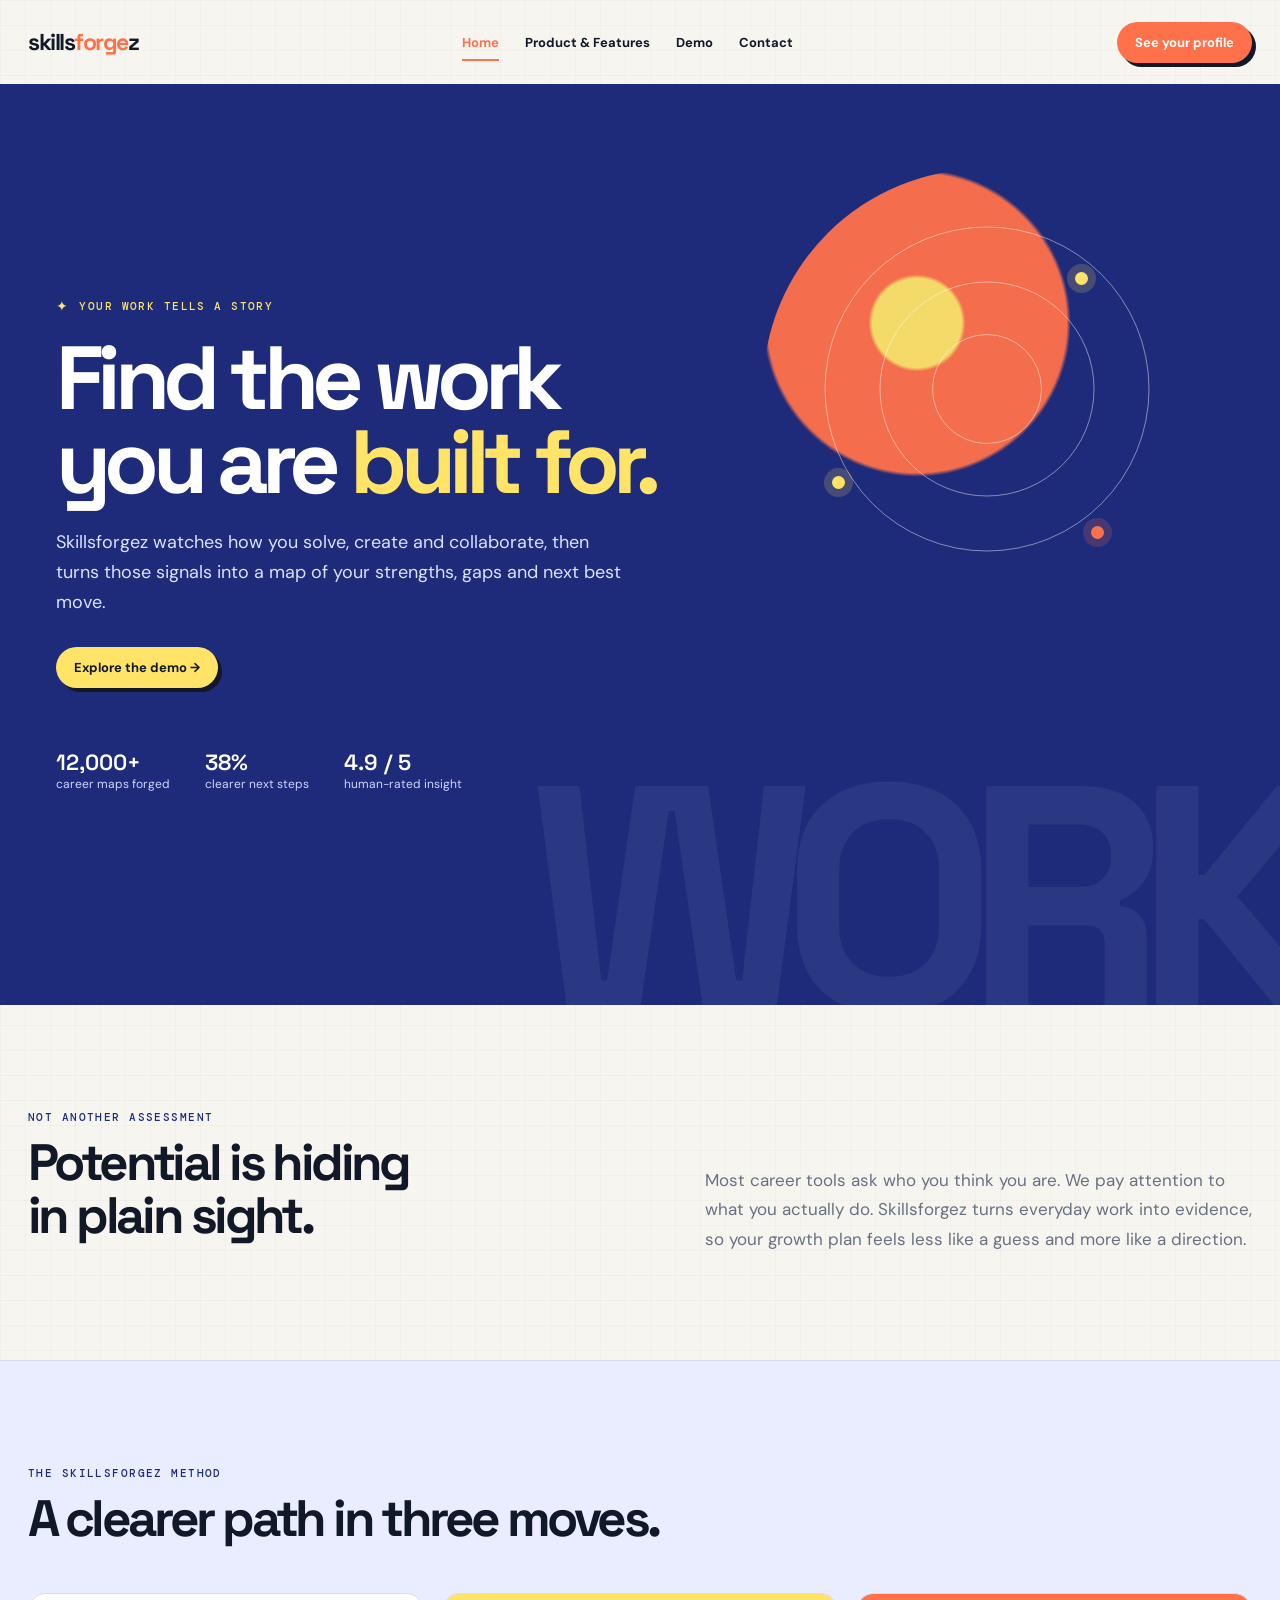
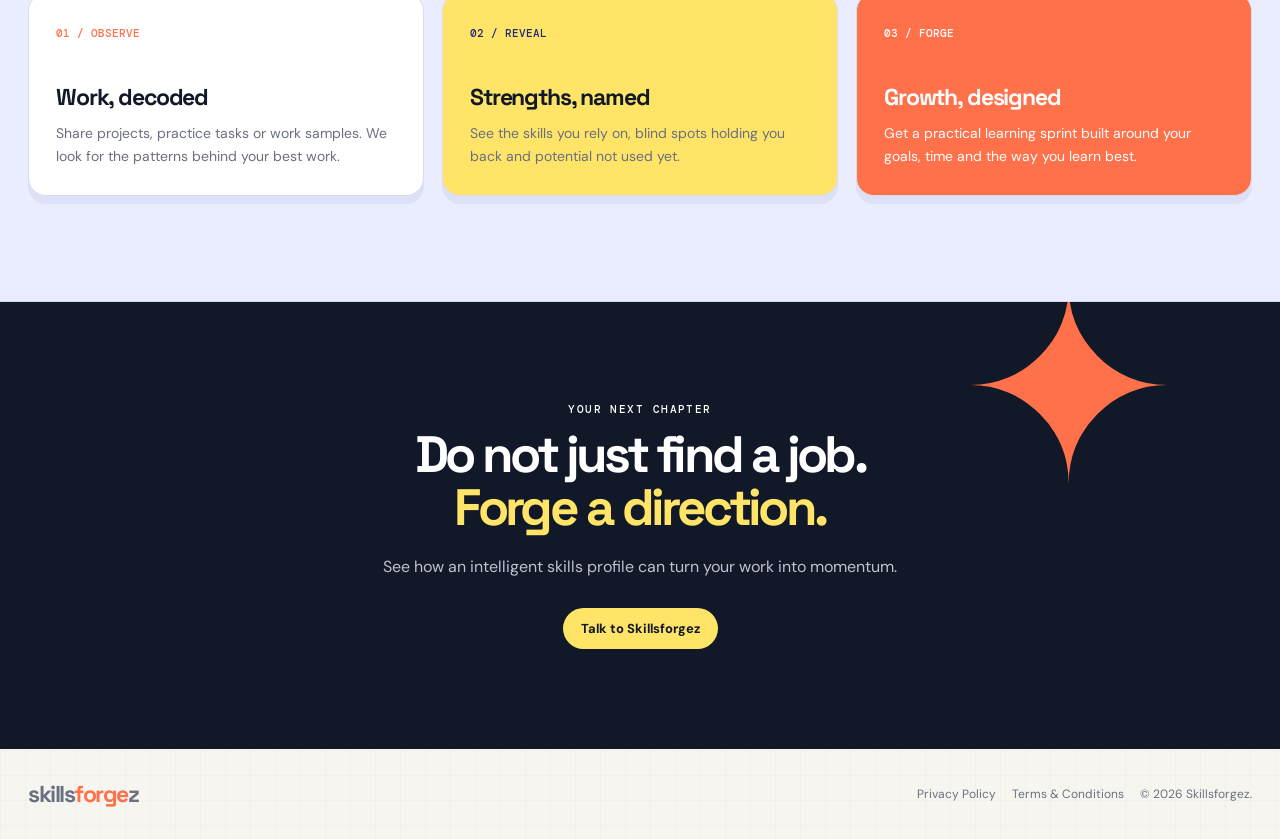
<file: index.html>
<!doctype html><html lang="en"><head><meta charset="UTF-8"><meta name="viewport" content="width=device-width,initial-scale=1.0"><title>Skillsforgez | Find your edge</title><link rel="stylesheet" href="styles.css"></head><body><header class="nav"><a href="index.html" class="logo">skills<i>forge</i>z</a><nav class="links"><a class="active" href="index.html">Home</a><a href="product.html">Product &amp; Features</a><a href="demo.html">Demo</a><a href="contact.html">Contact</a></nav><a class="nav-cta" href="demo.html">See your profile</a></header><main><section class="hero"><div class="radar"><span class="ring r3"></span><span class="ring r2"></span><span class="ring r1"></span><i class="dot d1"></i><i class="dot d2"></i><i class="dot d3"></i></div><div class="hero-inner"><div class="eyebrow">Your work tells a story</div><h1>Find the work<br>you are <em>built for.</em></h1><p class="sub">Skillsforgez watches how you solve, create and collaborate, then turns those signals into a map of your strengths, gaps and next best move.</p><a class="btn" href="demo.html">Explore the demo &rarr;</a><div class="proof"><span><b>12,000+</b>career maps forged</span><span><b>38%</b>clearer next steps</span><span><b>4.9 / 5</b>human-rated insight</span></div></div></section><section class="intro"><div><div class="kicker">Not another assessment</div><h2>Potential is hiding<br>in plain sight.</h2></div><p>Most career tools ask who you think you are. We pay attention to what you actually do. Skillsforgez turns everyday work into evidence, so your growth plan feels less like a guess and more like a direction.</p></section><section class="cards"><div><div class="kicker">The Skillsforgez method</div><h2>A clearer path in three moves.</h2><div class="steps"><article class="step"><span class="num">01 / OBSERVE</span><h3>Work, decoded</h3><p>Share projects, practice tasks or work samples. We look for the patterns behind your best work.</p></article><article class="step"><span class="num">02 / REVEAL</span><h3>Strengths, named</h3><p>See the skills you rely on, blind spots holding you back and potential not used yet.</p></article><article class="step"><span class="num">03 / FORGE</span><h3>Growth, designed</h3><p>Get a practical learning sprint built around your goals, time and the way you learn best.</p></article></div></div></section><section class="dark"><div class="kicker" style="color:var(--lime)">Your next chapter</div><h2>Do not just find a job.<br><em>Forge a direction.</em></h2><p>See how an intelligent skills profile can turn your work into momentum.</p><a class="btn" href="contact.html">Talk to Skillsforgez</a></section></main><footer class="footer"><span class="logo">skills<i>forge</i>z</span><span class="footer-links"><a href="privacy.html">Privacy Policy</a><a href="terms.html">Terms &amp; Conditions</a><span>&copy; 2026 Skillsforgez.</span></span></footer></body></html>
</file>
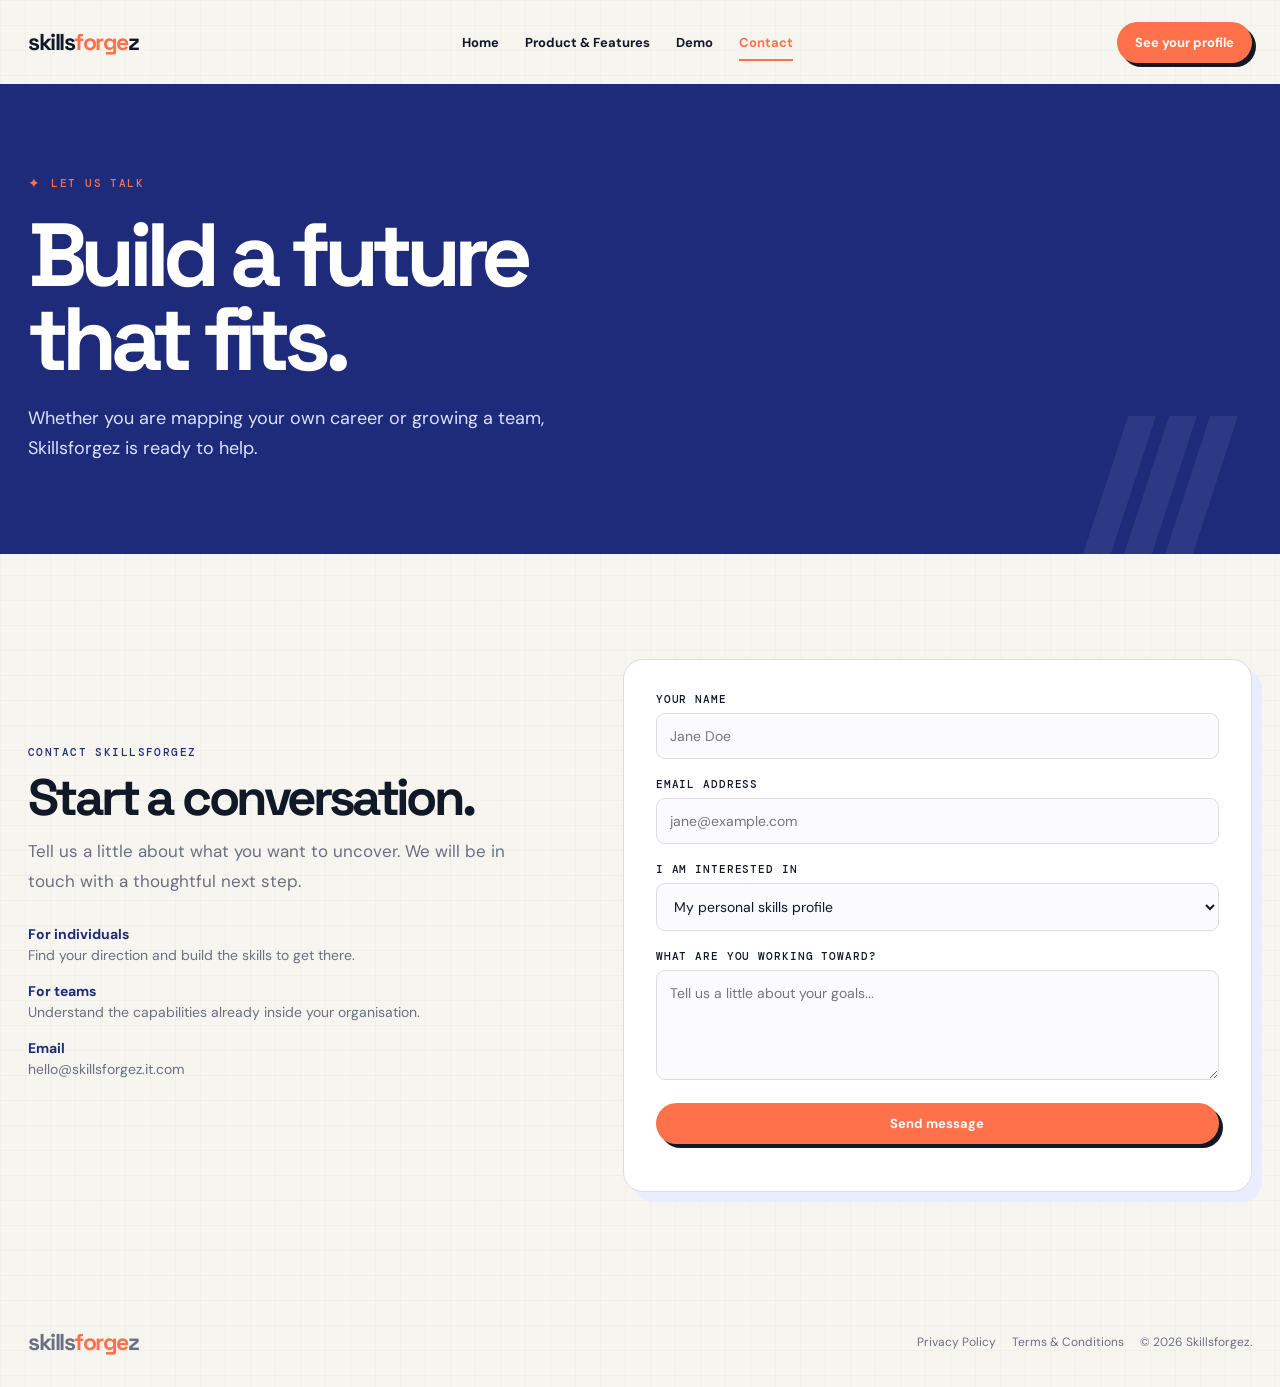
<file: contact.html>
<!doctype html><html lang="en"><head><meta charset="UTF-8"><meta name="viewport" content="width=device-width,initial-scale=1.0"><title>Skillsforgez | Contact</title><link rel="stylesheet" href="styles.css"></head><body><header class="nav"><a href="index.html" class="logo">skills<i>forge</i>z</a><nav class="links"><a href="index.html">Home</a><a href="product.html">Product &amp; Features</a><a href="demo.html">Demo</a><a class="active" href="contact.html">Contact</a></nav><a class="nav-cta" href="demo.html">See your profile</a></header><main><section class="page-head"><div><div class="eyebrow">Let us talk</div><h1>Build a future<br>that fits.</h1><p class="sub">Whether you are mapping your own career or growing a team, Skillsforgez is ready to help.</p></div></section><section class="form-wrap"><div><div class="kicker">Contact Skillsforgez</div><h2>Start a conversation.</h2><p class="copy">Tell us a little about what you want to uncover. We will be in touch with a thoughtful next step.</p><ul class="contact-list"><li><b>For individuals</b>Find your direction and build the skills to get there.</li><li><b>For teams</b>Understand the capabilities already inside your organisation.</li><li><b>Email</b>hello@skillsforgez.it.com</li></ul></div><form class="form-card" onsubmit="event.preventDefault();document.getElementById('form-message').textContent='Thanks - your message has been received.'"><label for="name">Your name</label><input id="name" required placeholder="Jane Doe"><label for="email">Email address</label><input id="email" type="email" required placeholder="jane@example.com"><label for="interest">I am interested in</label><select id="interest"><option>My personal skills profile</option><option>Skillsforgez for my team</option><option>A partnership</option></select><label for="message">What are you working toward?</label><textarea id="message" placeholder="Tell us a little about your goals..."></textarea><button class="btn" type="submit">Send message</button><p id="form-message" style="text-align:center;color:var(--pine);font-size:13px;font-weight:700;margin:15px 0 0"></p></form></section></main><footer class="footer"><span class="logo">skills<i>forge</i>z</span><span class="footer-links"><a href="privacy.html">Privacy Policy</a><a href="terms.html">Terms &amp; Conditions</a><span>&copy; 2026 Skillsforgez.</span></span></footer></body></html>
</file>
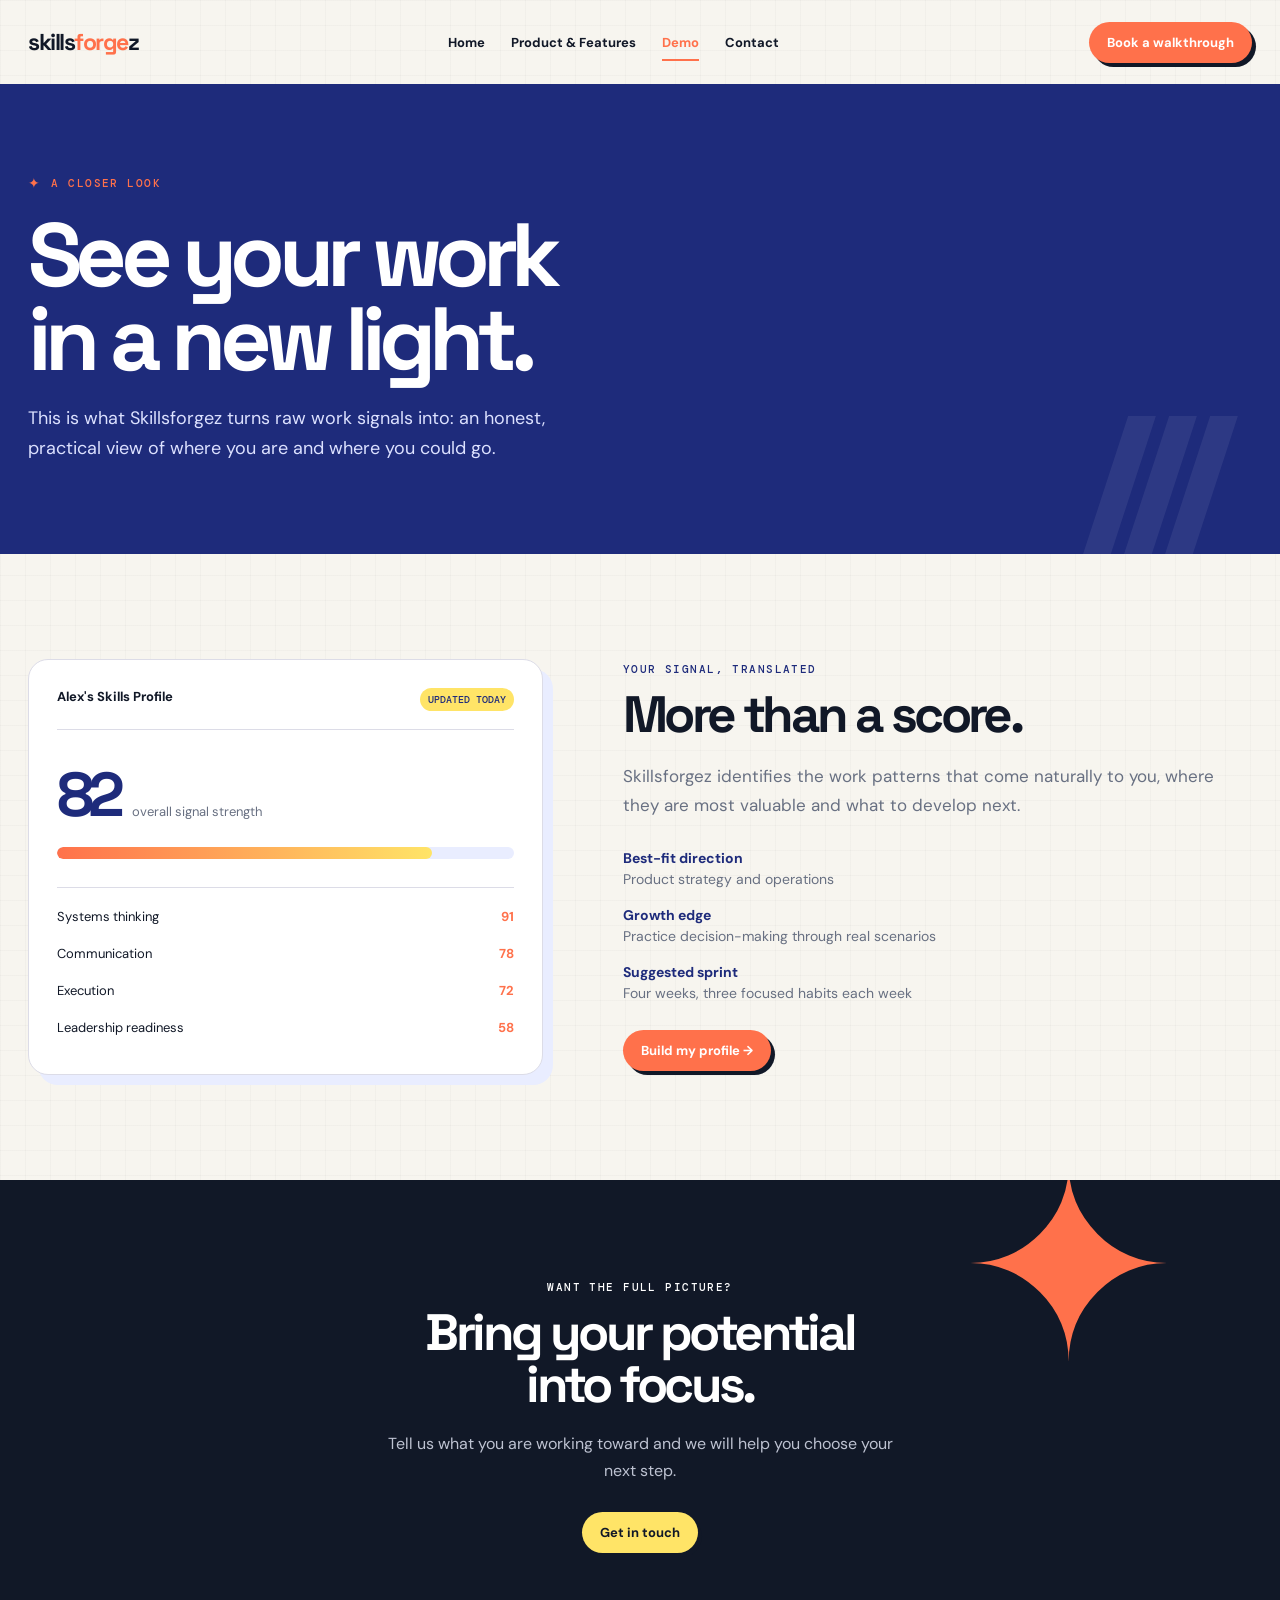
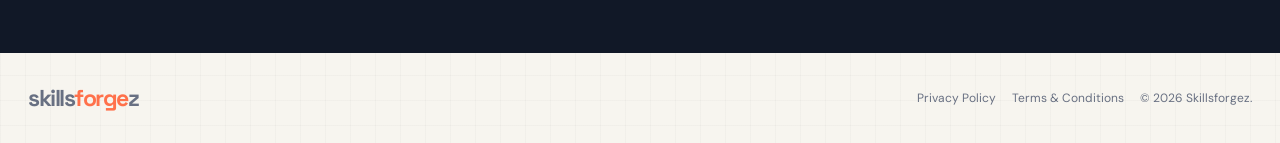
<file: demo.html>
<!doctype html><html lang="en"><head><meta charset="UTF-8"><meta name="viewport" content="width=device-width,initial-scale=1.0"><title>Skillsforgez | Demo</title><link rel="stylesheet" href="styles.css"></head><body><header class="nav"><a href="index.html" class="logo">skills<i>forge</i>z</a><nav class="links"><a href="index.html">Home</a><a href="product.html">Product &amp; Features</a><a class="active" href="demo.html">Demo</a><a href="contact.html">Contact</a></nav><a class="nav-cta" href="contact.html">Book a walkthrough</a></header><main><section class="page-head"><div><div class="eyebrow">A closer look</div><h1>See your work<br>in a new light.</h1><p class="sub">This is what Skillsforgez turns raw work signals into: an honest, practical view of where you are and where you could go.</p></div></section><section class="demo-grid"><div class="dashboard"><div class="dash-top"><span>Alex's Skills Profile</span><span class="tag">UPDATED TODAY</span></div><div class="score">82<span>overall signal strength</span></div><div class="signal"><i></i></div><div class="list"><div><span>Systems thinking</span><b>91</b></div><div><span>Communication</span><b>78</b></div><div><span>Execution</span><b>72</b></div><div><span>Leadership readiness</span><b>58</b></div></div></div><div><div class="kicker">Your signal, translated</div><h2>More than a score.</h2><p class="copy" style="margin-top:20px">Skillsforgez identifies the work patterns that come naturally to you, where they are most valuable and what to develop next.</p><div class="contact-list"><li><b>Best-fit direction</b>Product strategy and operations</li><li><b>Growth edge</b>Practice decision-making through real scenarios</li><li><b>Suggested sprint</b>Four weeks, three focused habits each week</li></div><a href="contact.html" class="btn">Build my profile &rarr;</a></div></section><section class="dark"><div class="kicker" style="color:var(--lime)">Want the full picture?</div><h2>Bring your potential<br>into focus.</h2><p>Tell us what you are working toward and we will help you choose your next step.</p><a class="btn" href="contact.html">Get in touch</a></section></main><footer class="footer"><span class="logo">skills<i>forge</i>z</span><span class="footer-links"><a href="privacy.html">Privacy Policy</a><a href="terms.html">Terms &amp; Conditions</a><span>&copy; 2026 Skillsforgez.</span></span></footer></body></html>
</file>
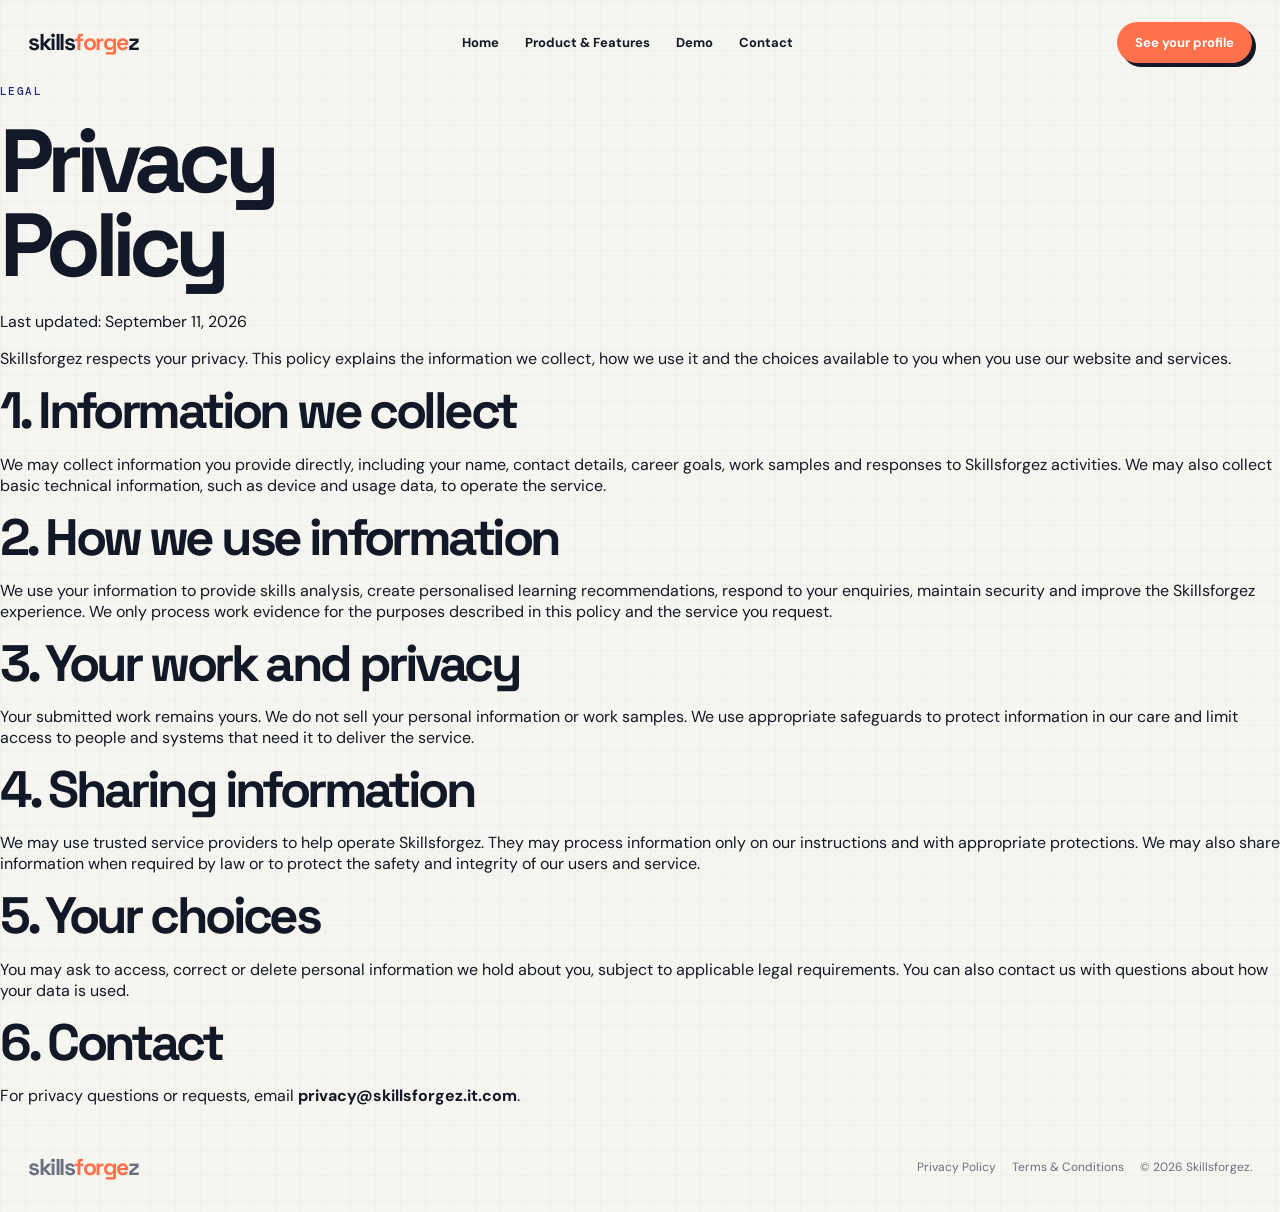
<file: privacy.html>
<!doctype html><html lang="en"><head><meta charset="UTF-8"><meta name="viewport" content="width=device-width,initial-scale=1.0"><title>Skillsforgez | Privacy Policy</title><link rel="stylesheet" href="styles.css"></head><body><header class="nav"><a href="index.html" class="logo">skills<i>forge</i>z</a><nav class="links"><a href="index.html">Home</a><a href="product.html">Product &amp; Features</a><a href="demo.html">Demo</a><a href="contact.html">Contact</a></nav><a class="nav-cta" href="demo.html">See your profile</a></header><main class="legal"><div class="kicker">Legal</div><h1>Privacy<br>Policy</h1><p class="updated">Last updated: September 11, 2026</p><p>Skillsforgez respects your privacy. This policy explains the information we collect, how we use it and the choices available to you when you use our website and services.</p><h2>1. Information we collect</h2><p>We may collect information you provide directly, including your name, contact details, career goals, work samples and responses to Skillsforgez activities. We may also collect basic technical information, such as device and usage data, to operate the service.</p><h2>2. How we use information</h2><p>We use your information to provide skills analysis, create personalised learning recommendations, respond to your enquiries, maintain security and improve the Skillsforgez experience. We only process work evidence for the purposes described in this policy and the service you request.</p><h2>3. Your work and privacy</h2><p>Your submitted work remains yours. We do not sell your personal information or work samples. We use appropriate safeguards to protect information in our care and limit access to people and systems that need it to deliver the service.</p><h2>4. Sharing information</h2><p>We may use trusted service providers to help operate Skillsforgez. They may process information only on our instructions and with appropriate protections. We may also share information when required by law or to protect the safety and integrity of our users and service.</p><h2>5. Your choices</h2><p>You may ask to access, correct or delete personal information we hold about you, subject to applicable legal requirements. You can also contact us with questions about how your data is used.</p><h2>6. Contact</h2><p>For privacy questions or requests, email <a href="mailto:privacy@skillsforgez.it.com" style="color:var(--pine);font-weight:700">privacy@skillsforgez.it.com</a>.</p></main><footer class="footer"><span class="logo">skills<i>forge</i>z</span><span class="footer-links"><a href="privacy.html">Privacy Policy</a><a href="terms.html">Terms &amp; Conditions</a><span>&copy; 2026 Skillsforgez.</span></span></footer></body></html>
</file>
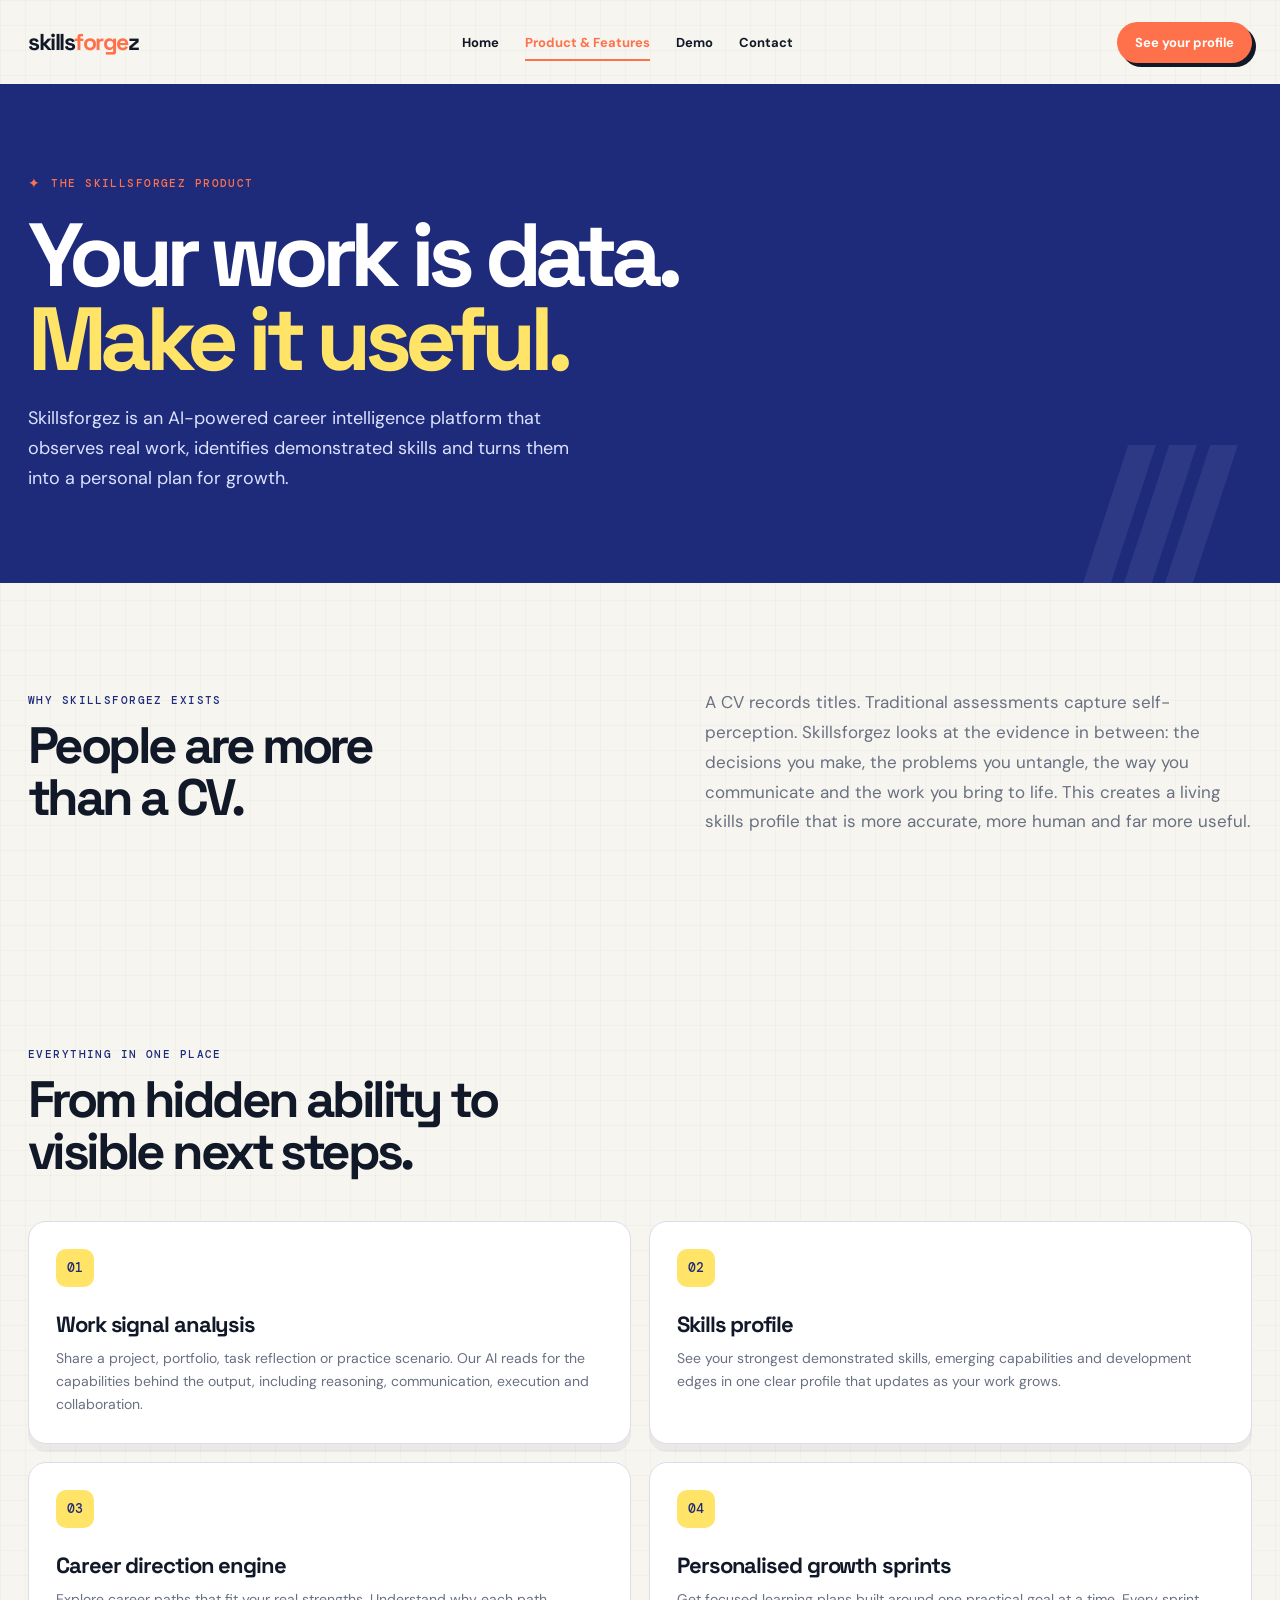
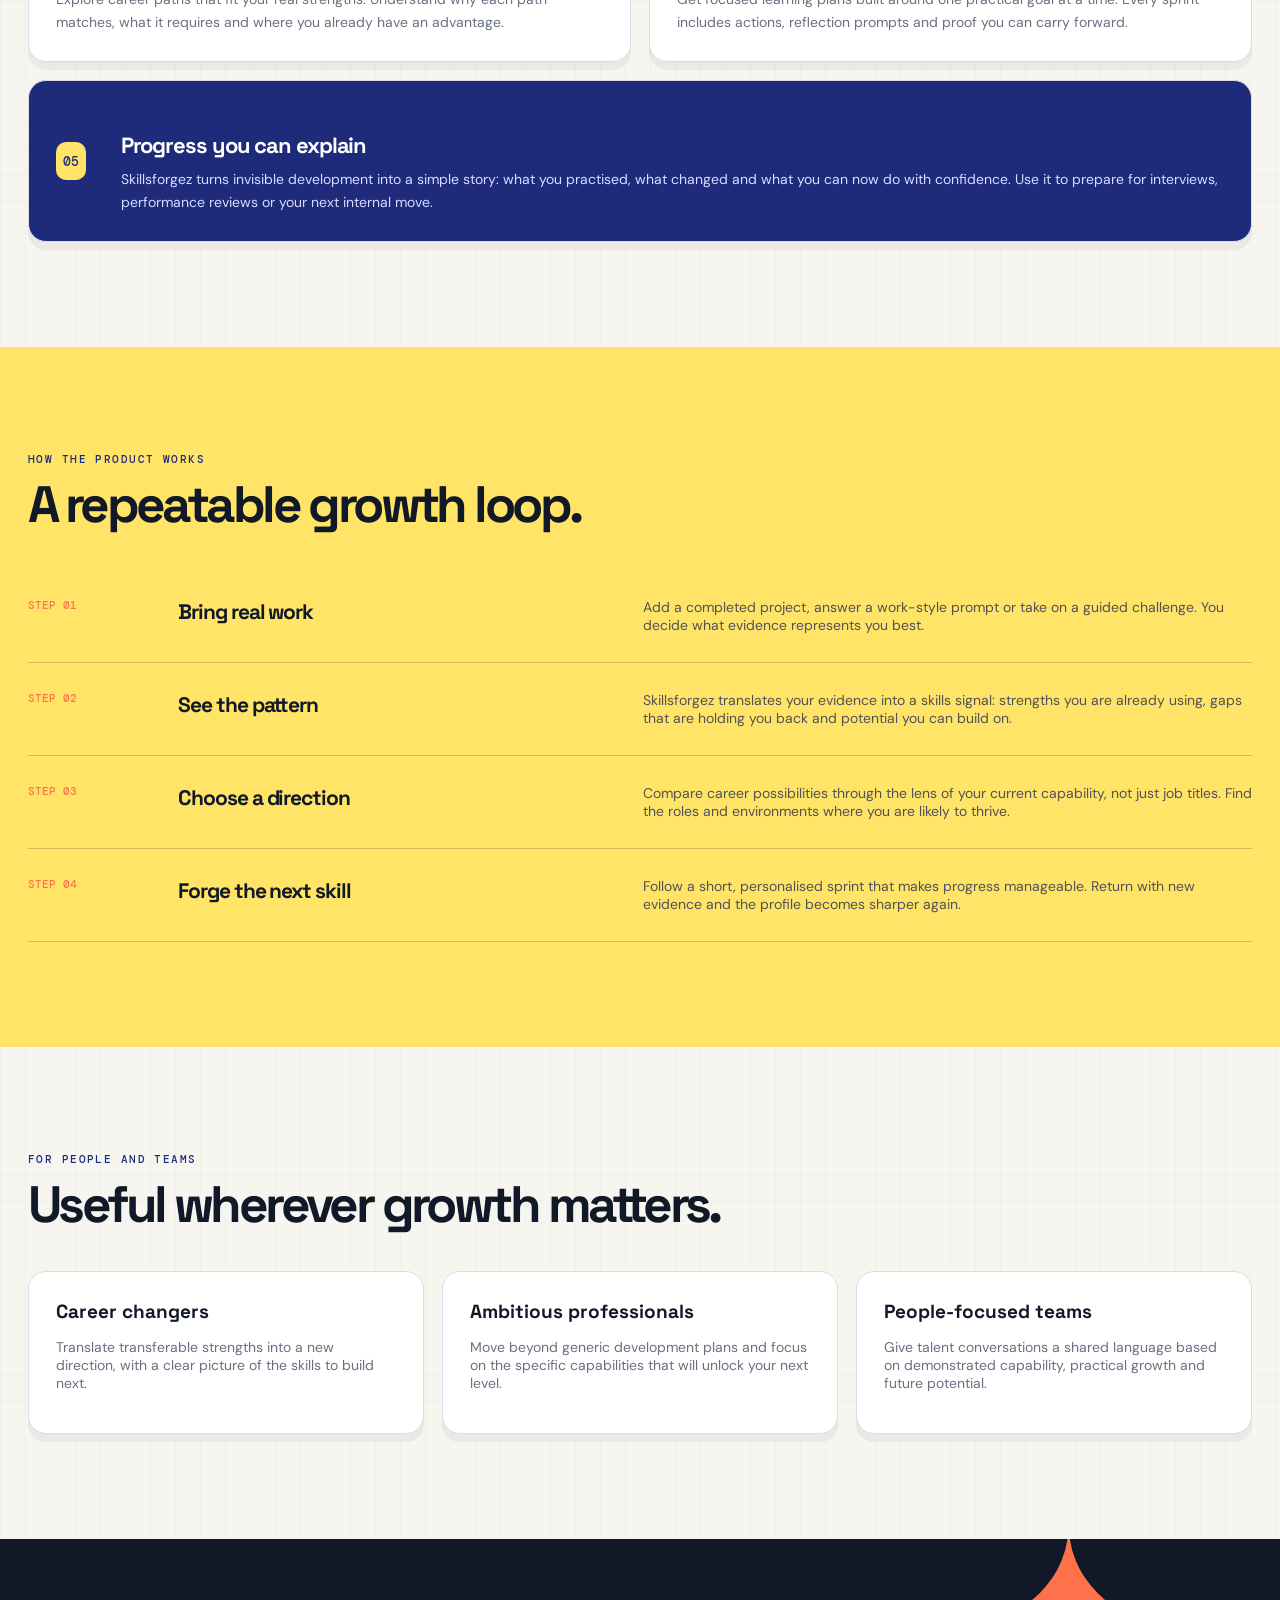
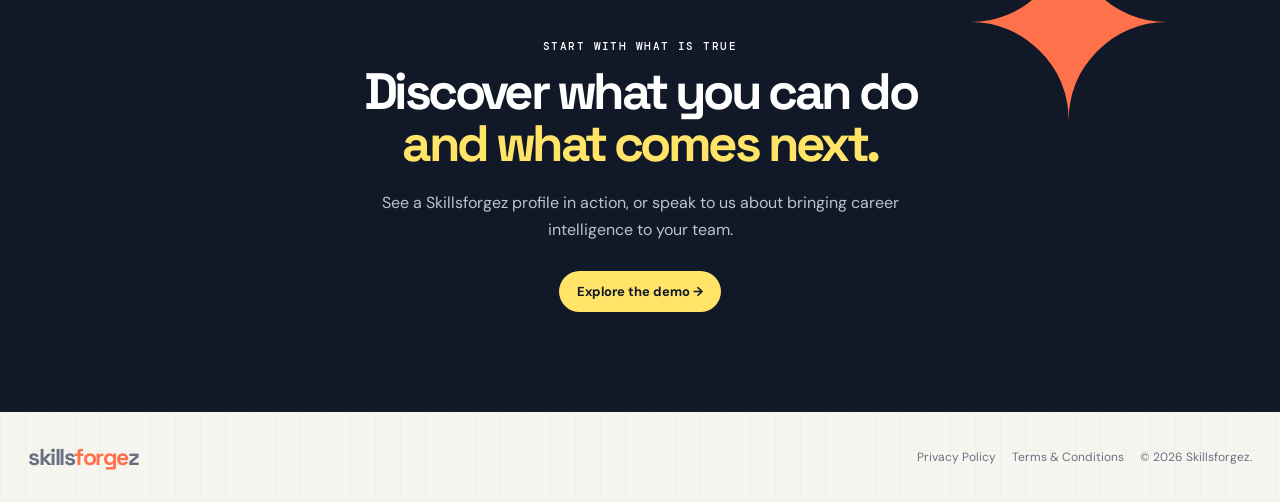
<file: product.html>
<!doctype html>
<html lang="en"><head><meta charset="UTF-8"><meta name="viewport" content="width=device-width,initial-scale=1.0"><title>Skillsforgez | Product &amp; Features</title><link rel="stylesheet" href="styles.css"></head>
<body>
  <header class="nav"><a href="index.html" class="logo">skills<i>forge</i>z</a><nav class="links"><a href="index.html">Home</a><a class="active" href="product.html">Product &amp; Features</a><a href="demo.html">Demo</a><a href="contact.html">Contact</a></nav><a class="nav-cta" href="demo.html">See your profile</a></header>
  <main>
    <section class="page-head"><div><div class="eyebrow">The Skillsforgez product</div><h1>Your work is data.<br><em>Make it useful.</em></h1><p class="sub">Skillsforgez is an AI-powered career intelligence platform that observes real work, identifies demonstrated skills and turns them into a personal plan for growth.</p></div></section>
    <section class="intro"><div><div class="kicker">Why Skillsforgez exists</div><h2>People are more<br>than a CV.</h2></div><p>A CV records titles. Traditional assessments capture self-perception. Skillsforgez looks at the evidence in between: the decisions you make, the problems you untangle, the way you communicate and the work you bring to life. This creates a living skills profile that is more accurate, more human and far more useful.</p></section>
    <section><div class="kicker">Everything in one place</div><h2>From hidden ability to<br>visible next steps.</h2><div class="feature-grid"><article class="feature"><div class="feature-mark">01</div><h3>Work signal analysis</h3><p>Share a project, portfolio, task reflection or practice scenario. Our AI reads for the capabilities behind the output, including reasoning, communication, execution and collaboration.</p></article><article class="feature"><div class="feature-mark">02</div><h3>Skills profile</h3><p>See your strongest demonstrated skills, emerging capabilities and development edges in one clear profile that updates as your work grows.</p></article><article class="feature"><div class="feature-mark">03</div><h3>Career direction engine</h3><p>Explore career paths that fit your real strengths. Understand why each path matches, what it requires and where you already have an advantage.</p></article><article class="feature"><div class="feature-mark">04</div><h3>Personalised growth sprints</h3><p>Get focused learning plans built around one practical goal at a time. Every sprint includes actions, reflection prompts and proof you can carry forward.</p></article><article class="feature feature-wide"><div class="feature-mark">05</div><div><h3>Progress you can explain</h3><p>Skillsforgez turns invisible development into a simple story: what you practised, what changed and what you can now do with confidence. Use it to prepare for interviews, performance reviews or your next internal move.</p></div></article></div></section>
    <section class="journey"><div><div class="kicker">How the product works</div><h2>A repeatable growth loop.</h2><div style="margin-top:38px"><div class="journey-row"><span>STEP 01</span><h3>Bring real work</h3><p>Add a completed project, answer a work-style prompt or take on a guided challenge. You decide what evidence represents you best.</p></div><div class="journey-row"><span>STEP 02</span><h3>See the pattern</h3><p>Skillsforgez translates your evidence into a skills signal: strengths you are already using, gaps that are holding you back and potential you can build on.</p></div><div class="journey-row"><span>STEP 03</span><h3>Choose a direction</h3><p>Compare career possibilities through the lens of your current capability, not just job titles. Find the roles and environments where you are likely to thrive.</p></div><div class="journey-row"><span>STEP 04</span><h3>Forge the next skill</h3><p>Follow a short, personalised sprint that makes progress manageable. Return with new evidence and the profile becomes sharper again.</p></div></div></div></section>
    <section><div class="kicker">For people and teams</div><h2>Useful wherever growth matters.</h2><div class="audience"><article><h3>Career changers</h3><p>Translate transferable strengths into a new direction, with a clear picture of the skills to build next.</p></article><article><h3>Ambitious professionals</h3><p>Move beyond generic development plans and focus on the specific capabilities that will unlock your next level.</p></article><article><h3>People-focused teams</h3><p>Give talent conversations a shared language based on demonstrated capability, practical growth and future potential.</p></article></div></section>
    <section class="dark"><div class="kicker" style="color:var(--lime)">Start with what is true</div><h2>Discover what you can do<br><em>and what comes next.</em></h2><p>See a Skillsforgez profile in action, or speak to us about bringing career intelligence to your team.</p><a class="btn" href="demo.html">Explore the demo &rarr;</a></section>
  </main>
  <footer class="footer"><span class="logo">skills<i>forge</i>z</span><span class="footer-links"><a href="privacy.html">Privacy Policy</a><a href="terms.html">Terms &amp; Conditions</a><span>&copy; 2026 Skillsforgez.</span></span></footer>
</body></html>
</file>
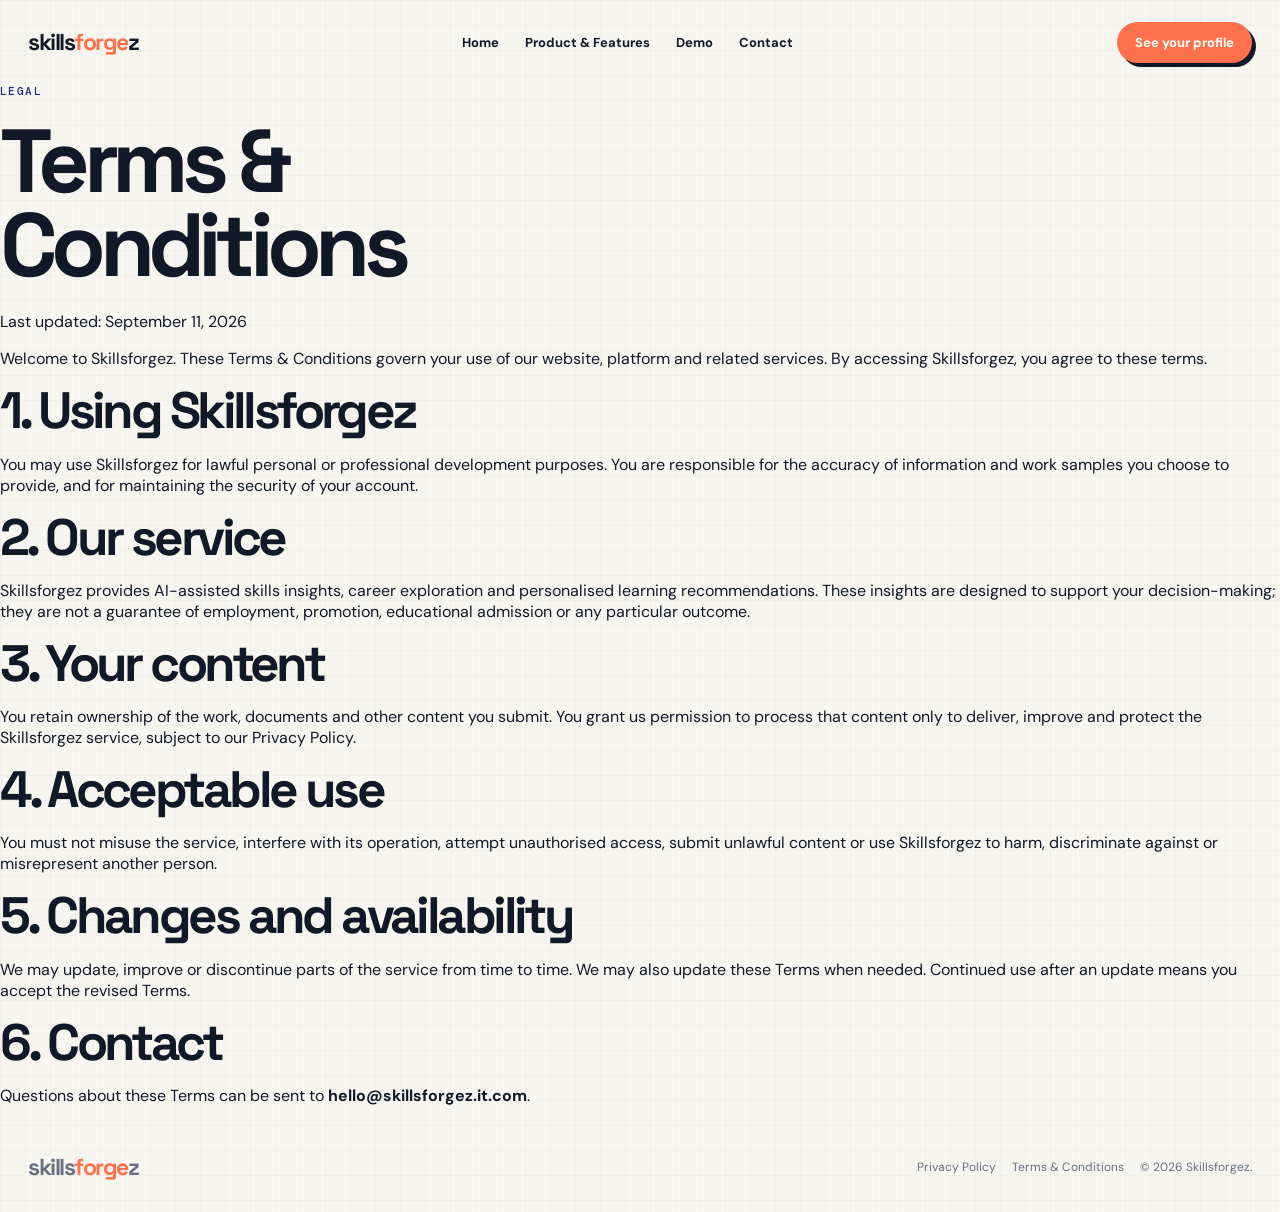
<file: terms.html>
<!doctype html><html lang="en"><head><meta charset="UTF-8"><meta name="viewport" content="width=device-width,initial-scale=1.0"><title>Skillsforgez | Terms &amp; Conditions</title><link rel="stylesheet" href="styles.css"></head><body><header class="nav"><a href="index.html" class="logo">skills<i>forge</i>z</a><nav class="links"><a href="index.html">Home</a><a href="product.html">Product &amp; Features</a><a href="demo.html">Demo</a><a href="contact.html">Contact</a></nav><a class="nav-cta" href="demo.html">See your profile</a></header><main class="legal"><div class="kicker">Legal</div><h1>Terms &amp;<br>Conditions</h1><p class="updated">Last updated: September 11, 2026</p><p>Welcome to Skillsforgez. These Terms &amp; Conditions govern your use of our website, platform and related services. By accessing Skillsforgez, you agree to these terms.</p><h2>1. Using Skillsforgez</h2><p>You may use Skillsforgez for lawful personal or professional development purposes. You are responsible for the accuracy of information and work samples you choose to provide, and for maintaining the security of your account.</p><h2>2. Our service</h2><p>Skillsforgez provides AI-assisted skills insights, career exploration and personalised learning recommendations. These insights are designed to support your decision-making; they are not a guarantee of employment, promotion, educational admission or any particular outcome.</p><h2>3. Your content</h2><p>You retain ownership of the work, documents and other content you submit. You grant us permission to process that content only to deliver, improve and protect the Skillsforgez service, subject to our Privacy Policy.</p><h2>4. Acceptable use</h2><p>You must not misuse the service, interfere with its operation, attempt unauthorised access, submit unlawful content or use Skillsforgez to harm, discriminate against or misrepresent another person.</p><h2>5. Changes and availability</h2><p>We may update, improve or discontinue parts of the service from time to time. We may also update these Terms when needed. Continued use after an update means you accept the revised Terms.</p><h2>6. Contact</h2><p>Questions about these Terms can be sent to <a href="mailto:hello@skillsforgez.it.com" style="color:var(--pine);font-weight:700">hello@skillsforgez.it.com</a>.</p></main><footer class="footer"><span class="logo">skills<i>forge</i>z</span><span class="footer-links"><a href="privacy.html">Privacy Policy</a><a href="terms.html">Terms &amp; Conditions</a><span>&copy; 2026 Skillsforgez.</span></span></footer></body></html>
</file>
<file: styles.css>
@import url('https://fonts.googleapis.com/css2?family=DM+Mono&family=DM+Sans:opsz,wght@9..40,400;9..40,500;9..40,600;9..40,700&family=Space+Grotesk:wght@500;600;700&display=swap');
:root{--ink:#111827;--blue:#1e2b7b;--orange:#ff714b;--yellow:#ffe467;--paper:#f7f5ef;--white:#fff;--line:#dcdce7;--muted:#687082;--soft:#e9edff}*{box-sizing:border-box}html{scroll-behavior:smooth}body{margin:0;color:var(--ink);font-family:'DM Sans',Arial,sans-serif;background:var(--paper);background-image:linear-gradient(rgba(17,24,39,.025) 1px,transparent 1px),linear-gradient(90deg,rgba(17,24,39,.025) 1px,transparent 1px);background-size:25px 25px}a{text-decoration:none;color:inherit}.nav{width:min(1280px,100%);margin:auto;height:84px;padding:0 28px;display:flex;align-items:center;justify-content:space-between}.logo{font:700 23px 'Space Grotesk';letter-spacing:-1.5px}.logo i{font-style:normal;color:var(--orange)}.links{display:flex;gap:26px;font-size:13px;font-weight:700}.links a{position:relative}.links a:hover,.links .active{color:var(--orange)}.links .active:after{content:'';height:2px;background:var(--orange);position:absolute;left:0;right:0;bottom:-10px}.nav-cta,.btn{background:var(--orange);border:0;color:white;border-radius:999px;padding:12px 18px;display:inline-block;font:700 13px 'DM Sans';cursor:pointer;box-shadow:4px 4px 0 var(--ink);transition:transform .2s,box-shadow .2s}.nav-cta:hover,.btn:hover{transform:translate(2px,2px);box-shadow:2px 2px 0 var(--ink)}.hero{min-height:650px;overflow:hidden;position:relative;background:var(--blue);color:#fff}.hero:before{content:'WORK';font:700 clamp(130px,25vw,360px) 'Space Grotesk';position:absolute;right:-23px;bottom:-98px;letter-spacing:-.1em;color:rgba(255,255,255,.055)}.hero:after{content:'';position:absolute;width:440px;height:440px;border-radius:50%;right:6%;top:85px;background:radial-gradient(circle at 35% 35%,var(--yellow) 0 11%,var(--orange) 12% 37%,transparent 38%);opacity:.95}.hero-inner{width:min(1280px,100%);margin:auto;padding:108px 28px;position:relative;z-index:1}.eyebrow,.kicker{font:500 11px 'DM Mono';text-transform:uppercase;letter-spacing:.13em;color:var(--orange);display:flex;align-items:center;gap:10px}.eyebrow:before{content:'✦';font-size:14px}.hero .eyebrow{color:var(--yellow)}h1,h2,h3{font-family:'Space Grotesk',Arial,sans-serif}h1{font-size:clamp(54px,7vw,94px);letter-spacing:-.075em;line-height:.94;margin:21px 0 24px;max-width:780px}h1 em,h2 em{font-style:normal;color:var(--yellow)}.sub{font-size:18px;line-height:1.65;max-width:570px;color:#dce1ff;margin-bottom:30px}.hero .btn,.dark .btn{background:var(--yellow);color:var(--ink)}.proof{display:flex;gap:35px;margin-top:60px;color:#cfd5ff;font-size:12px}.proof b{display:block;font:600 22px 'Space Grotesk';color:#fff}.radar{position:absolute;right:10%;top:140px;width:330px;height:330px;z-index:1}.ring{position:absolute;left:50%;top:50%;border:1px solid rgba(255,255,255,.45);border-radius:50%;transform:translate(-50%,-50%)}.r1{width:110px;height:110px}.r2{width:215px;height:215px}.r3{width:325px;height:325px}.dot{position:absolute;width:13px;height:13px;background:var(--yellow);border-radius:50%;box-shadow:0 0 0 8px rgba(255,228,103,.18)}.d1{top:48px;right:64px}.d2{bottom:65px;left:10px}.d3{bottom:15px;right:48px;background:var(--orange);box-shadow:0 0 0 8px rgba(255,113,75,.18)}section{width:min(1280px,100%);margin:auto;padding:105px 28px}.intro{display:grid;grid-template-columns:1fr 1fr;gap:130px;align-items:end}.kicker{color:var(--blue)}h2{font-size:clamp(35px,4vw,56px);letter-spacing:-.07em;line-height:1.02;margin:13px 0}.intro p,.copy{color:var(--muted);font-size:17px;line-height:1.75;margin:0}.cards{width:100%;max-width:none;background:var(--soft);border-block:1px solid #d5daf4}.cards>div,.journey>div{width:min(1280px,100%);margin:auto}.steps{display:grid;grid-template-columns:repeat(3,1fr);gap:18px;margin-top:48px}.step,.feature,.audience article{background:var(--white);border:1px solid var(--line);border-radius:18px;padding:27px;box-shadow:0 8px 0 rgba(30,43,123,.06)}.step:nth-child(2){background:var(--yellow)}.step:nth-child(3){background:var(--orange);color:white}.num{font:500 11px 'DM Mono';color:var(--orange)}.step:nth-child(2) .num{color:var(--blue)}.step:nth-child(3) .num,.step:nth-child(3) p{color:white}.step h3{font-size:23px;letter-spacing:-.05em;margin:40px 0 10px}.step p,.feature p{font-size:14px;line-height:1.65;color:var(--muted);margin:0}.footer{width:min(1280px,100%);margin:auto;padding:30px 28px;display:flex;justify-content:space-between;align-items:center;font-size:12px;color:var(--muted)}.footer-links{display:flex;gap:16px;align-items:center}.footer-links a:hover{color:var(--orange)}.page-head{width:100%;max-width:none;background:var(--blue);color:white;padding:90px 28px;position:relative;overflow:hidden}.page-head:after{content:'///';position:absolute;right:7%;bottom:-80px;font:700 220px 'Space Grotesk';letter-spacing:-.2em;color:rgba(255,255,255,.07)}.page-head>div{width:min(1224px,100%);margin:auto;position:relative;z-index:1}.page-head .sub{margin:23px 0 0}.page-head h1{margin-bottom:0}.form-wrap,.demo-grid{display:grid;grid-template-columns:.9fr 1.1fr;gap:80px;align-items:center}.contact-list{list-style:none;padding:0;margin:28px 0}.contact-list li{margin:18px 0;color:var(--muted);font-size:14px}.contact-list b{display:block;color:var(--blue);margin-bottom:3px}.form-card,.dashboard{background:white;border:1px solid var(--line);border-radius:20px;padding:32px;box-shadow:10px 10px 0 var(--soft)}label{display:block;font:500 11px 'DM Mono';text-transform:uppercase;letter-spacing:.08em;margin-bottom:7px}input,select,textarea{width:100%;margin-bottom:18px;padding:13px;border:1px solid var(--line);border-radius:9px;background:#fbfbfe;color:var(--ink);font:14px 'DM Sans';outline-color:var(--orange)}textarea{min-height:110px;resize:vertical}.form-card .btn{width:100%}.dashboard{padding:28px}.dash-top{display:flex;justify-content:space-between;border-bottom:1px solid var(--line);padding-bottom:18px;font-size:13px;font-weight:bold}.tag{font:500 10px 'DM Mono';color:var(--blue);background:var(--yellow);border-radius:999px;padding:5px 8px}.score{font:700 62px 'Space Grotesk';letter-spacing:-.09em;margin:25px 0 0;color:var(--blue)}.score span{font:400 13px 'DM Sans';letter-spacing:0;color:var(--muted);margin-left:12px}.signal{height:12px;background:var(--soft);border-radius:99px;overflow:hidden;margin:13px 0 28px}.signal i{display:block;width:82%;height:100%;background:linear-gradient(90deg,var(--orange),var(--yellow));border-radius:99px}.list{border-top:1px solid var(--line);padding-top:10px}.list div{display:flex;justify-content:space-between;padding:10px 0;font-size:13px}.list b{color:var(--orange)}.feature-grid{display:grid;grid-template-columns:repeat(2,1fr);gap:18px;margin-top:42px}.feature-mark{width:38px;height:38px;display:grid;place-items:center;border-radius:10px;background:var(--yellow);color:var(--blue);font:500 13px 'DM Mono'}.feature h3{font-size:22px;letter-spacing:-.05em;margin:23px 0 9px}.feature-wide{grid-column:span 2;display:flex;align-items:center;gap:35px;background:var(--blue);color:white}.feature-wide p{color:#d7dcff}.journey{width:100%;max-width:none;background:var(--yellow)}.journey-row{display:grid;grid-template-columns:120px 1fr 1.4fr;gap:30px;padding:28px 0;border-bottom:1px solid rgba(17,24,39,.2)}.journey-row span{font:500 11px 'DM Mono';color:var(--orange)}.journey-row h3{margin:0;font-size:21px;letter-spacing:-.05em}.journey-row p{margin:0;color:#51525a;font-size:14px}.audience{display:grid;grid-template-columns:repeat(3,1fr);gap:18px;margin-top:40px}.audience h3{font-size:19px;margin:0 0 12px}.audience p{font-size:14px;color:var(--muted)}.dark{width:100%;max-width:none;text-align:center;background:var(--ink);color:white;padding:100px 28px;position:relative;overflow:hidden}.dark:after{content:'✦';position:absolute;right:8%;top:-80px;color:var(--orange);font-size:260px}.dark h2{position:relative;max-width:700px;margin:13px auto 20px}.dark p{position:relative;color:#bdc2d1;max-width:540px;line-height:1.65;margin:0 auto 28px}.dark .kicker{position:relative;justify-content:center;color:var(--yellow)}.dark .btn{position:relative}@media(max-width:800px){.links{display:none}.nav-cta{padding:9px 13px}.hero{min-height:590px}.hero-inner{padding-top:80px}.hero:after{opacity:.3;right:-190px;top:50px}.radar{display:none}.intro,.form-wrap,.demo-grid{grid-template-columns:1fr;gap:35px}.steps,.feature-grid,.audience{grid-template-columns:1fr}.feature-wide{grid-column:span 1;display:block}.journey-row{grid-template-columns:1fr;gap:9px}.footer{flex-direction:column;align-items:flex-start;gap:12px}.footer-links{flex-wrap:wrap}.proof{gap:17px}.proof b{font-size:18px}}
</file>
